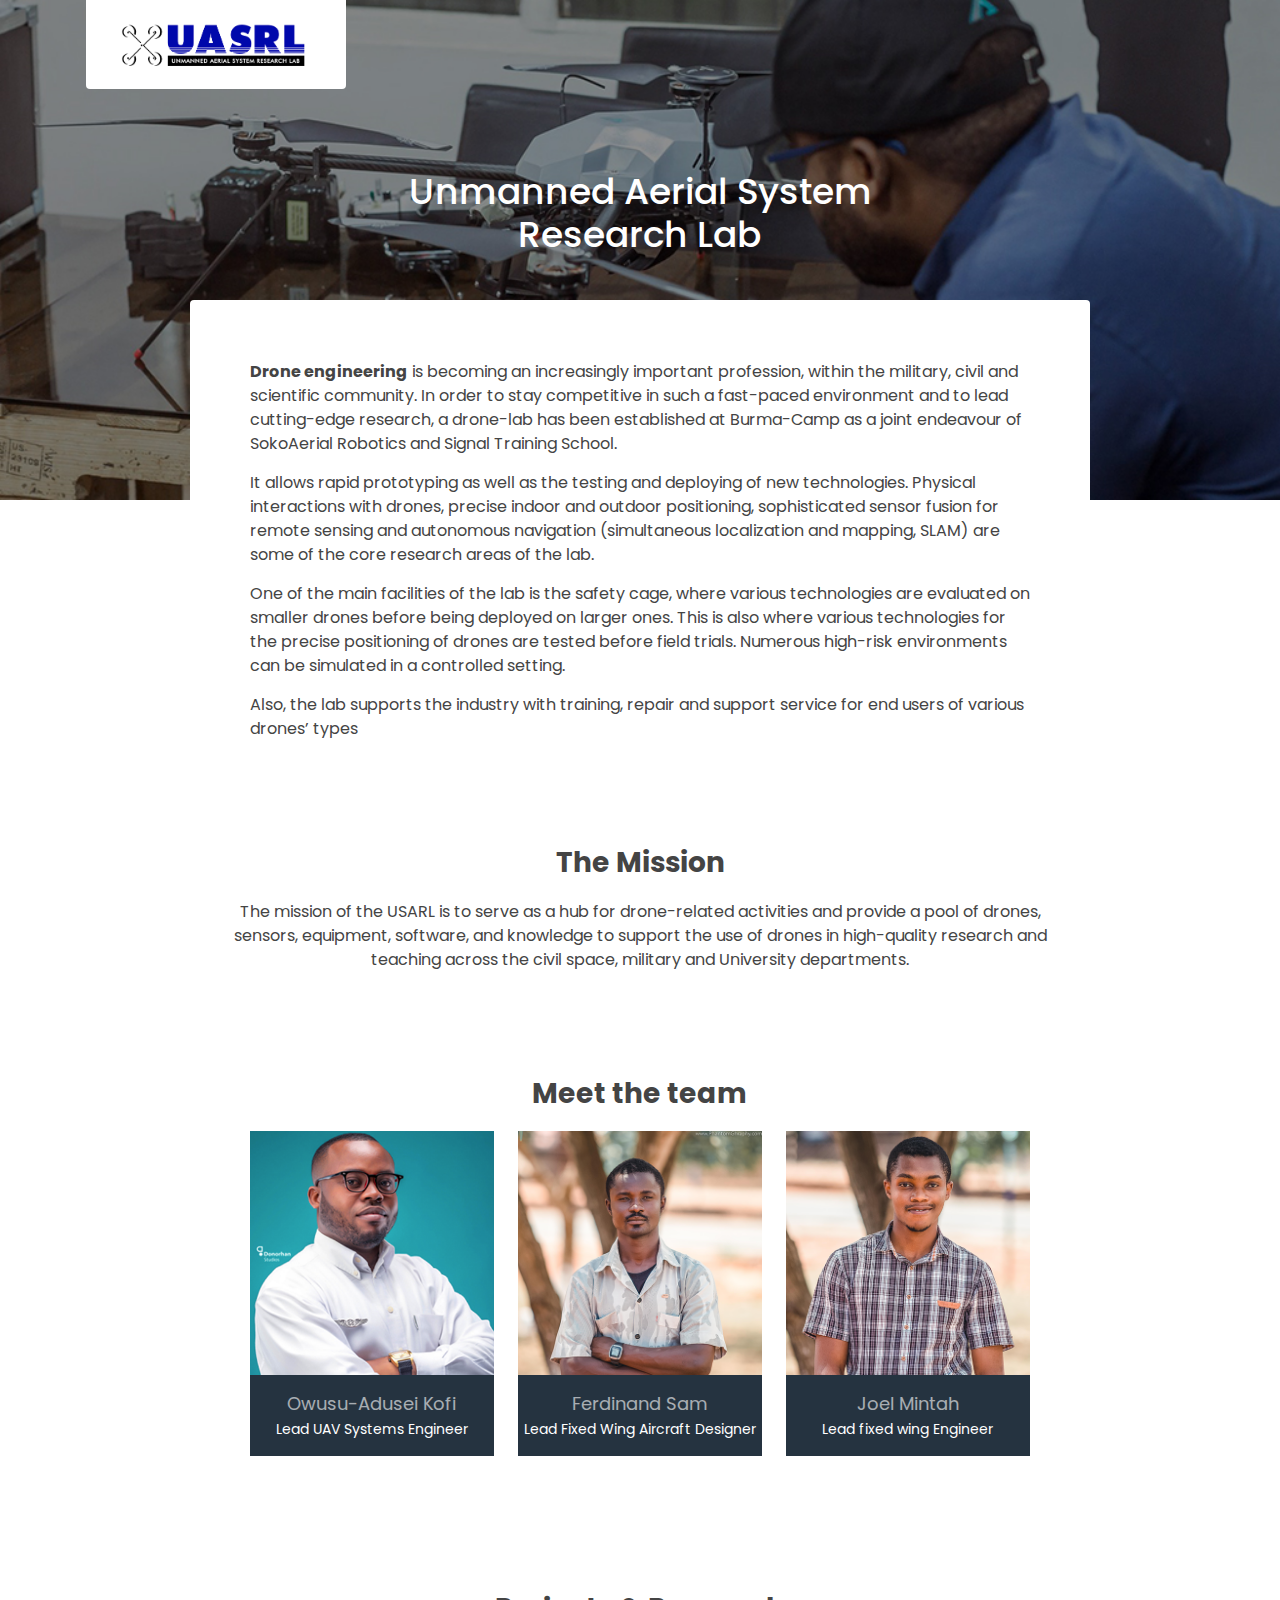
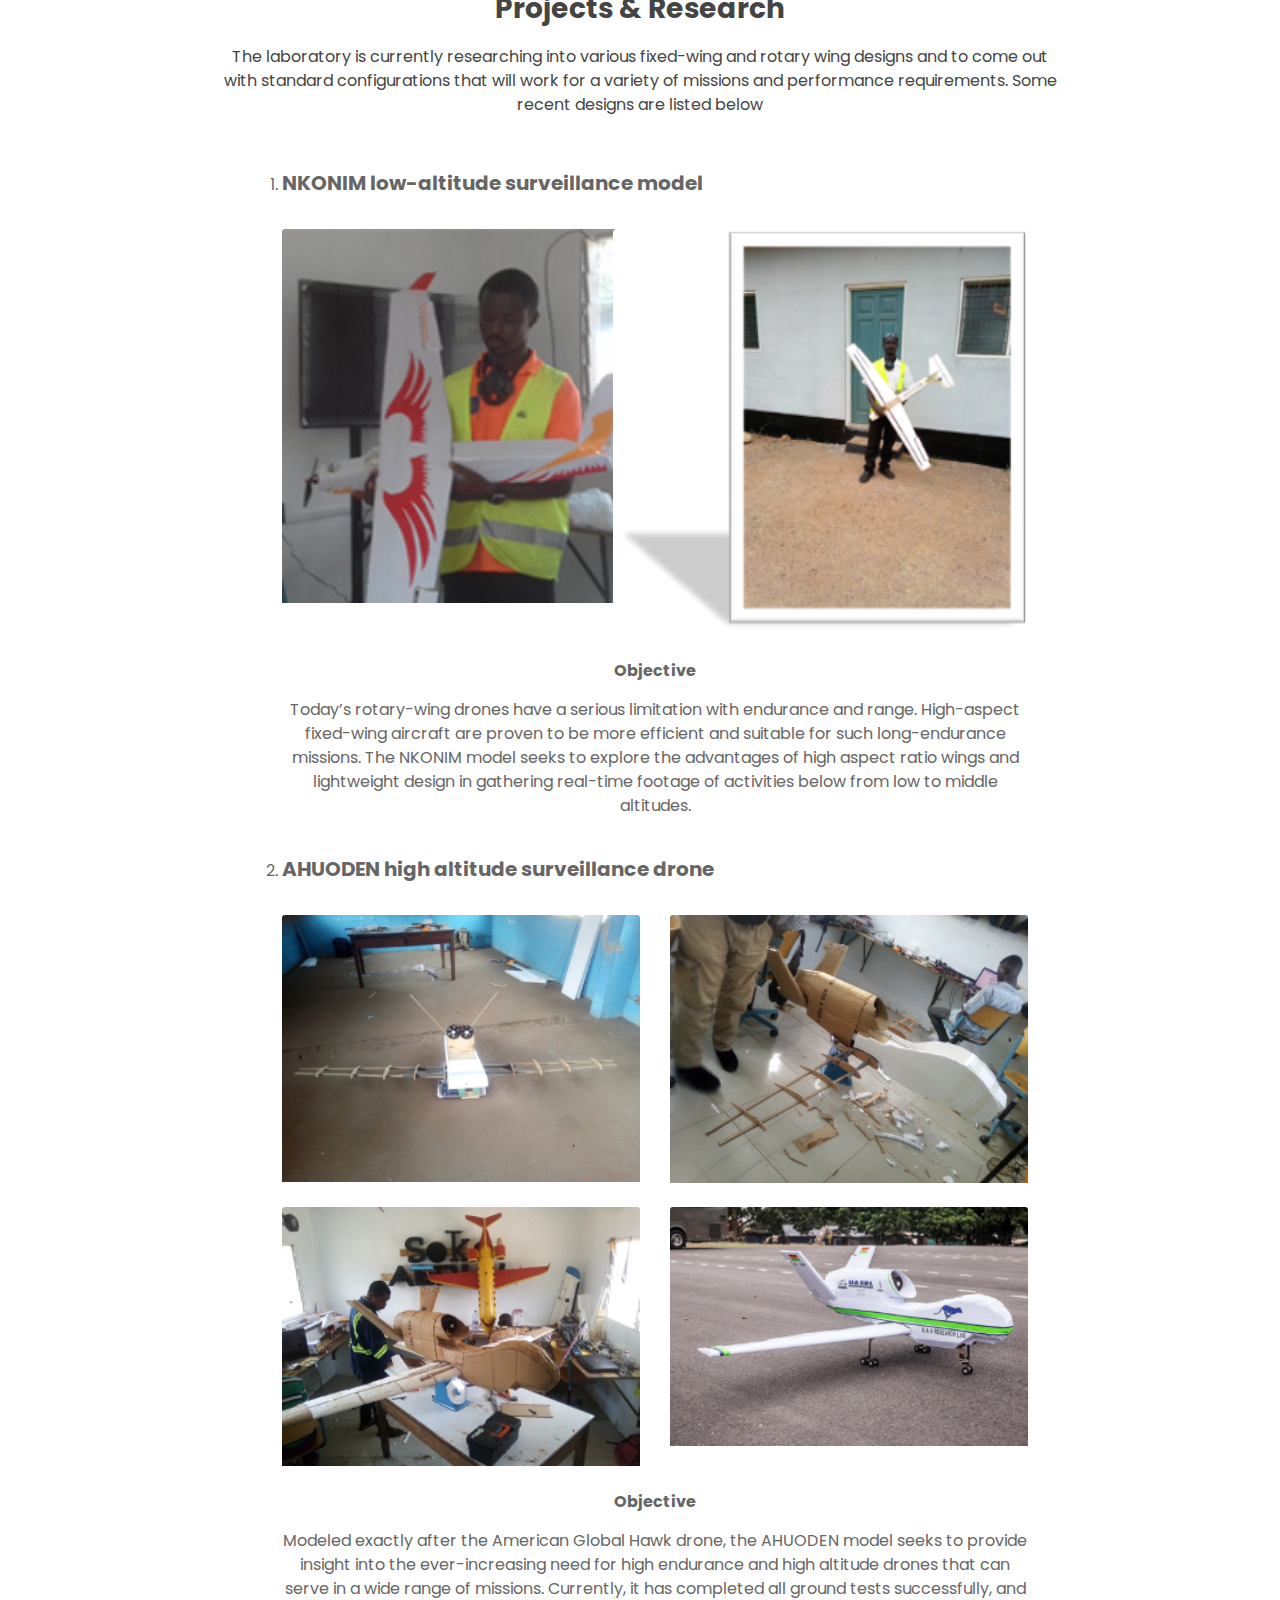
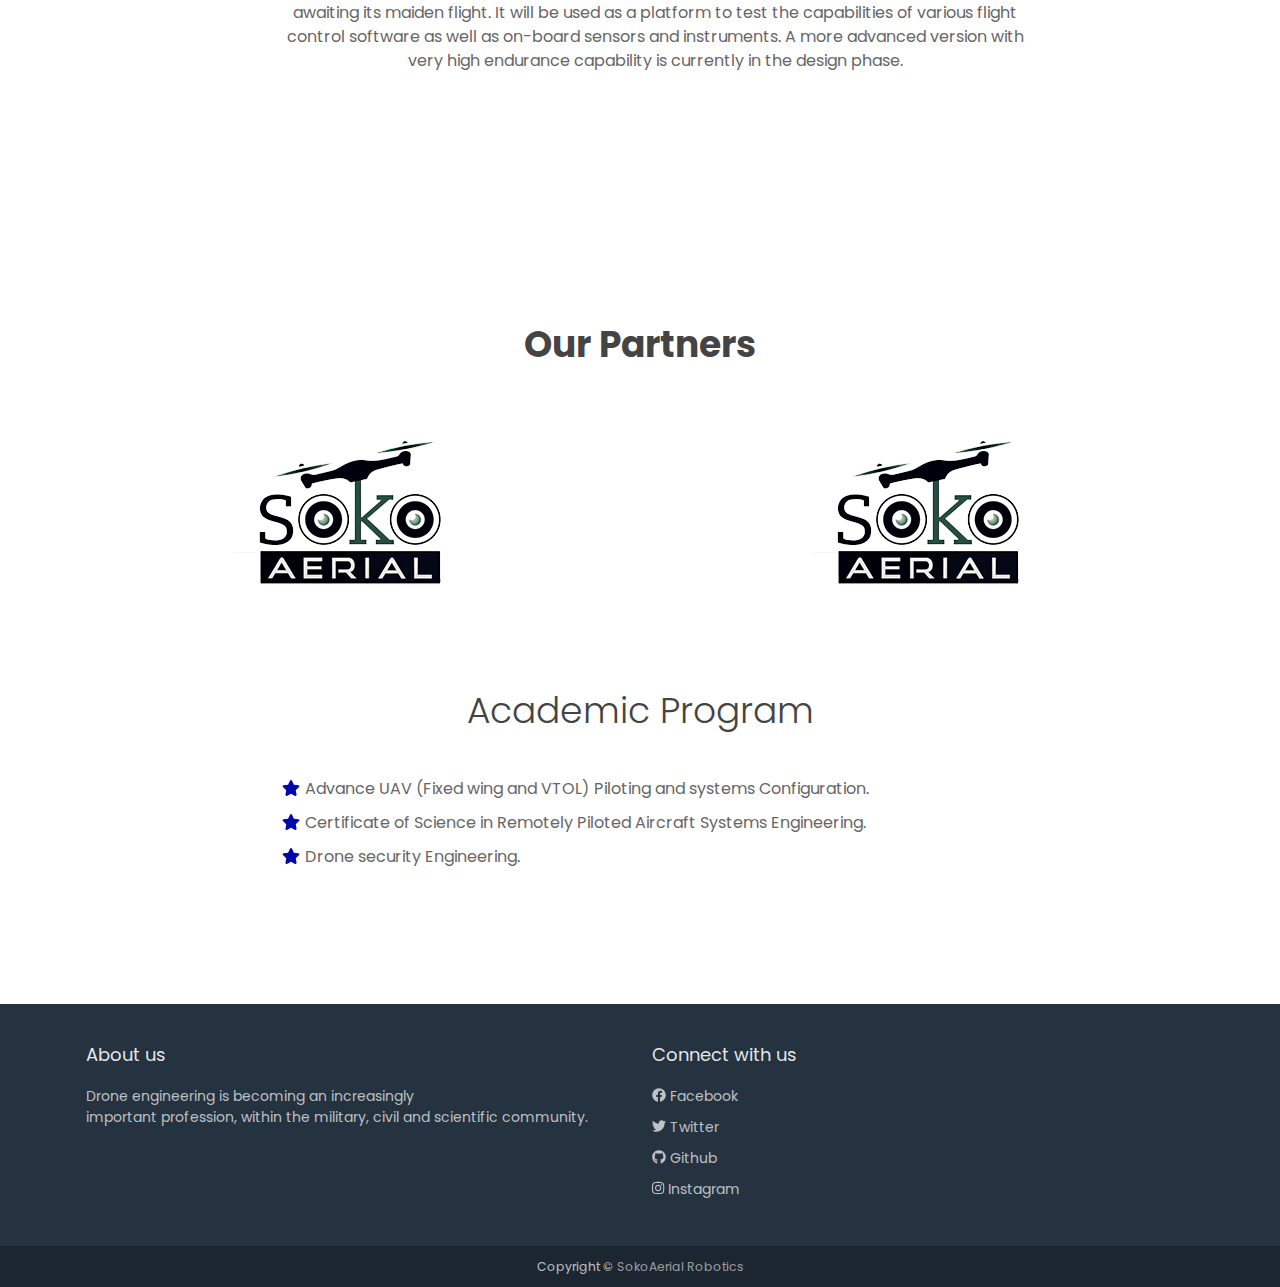
<file: index.html>
<!DOCTYPE html>
<html lang="en"> 

<head>
    <title>Unmanned Aerial System Research Lab</title>
    <!-- Meta -->
    <meta charset="utf-8">
    <meta http-equiv="X-UA-Compatible" content="IE=edge">
    <meta name="viewport" content="width=device-width, initial-scale=1.0">
    <meta name="description" content="">
    <meta name="author" content="Abdullah Anaman">    
    <link rel="shortcut icon" href="favicon.ico">  
    <link href='https://fonts.googleapis.com/css?family=Poppins:400,400italic,500,500italic,700,700italic,900,900italic,300italic,300' rel='stylesheet' type='text/css'> 
    <link href='https://fonts.googleapis.com/css?family=Roboto+Slab:400,700,300,100' rel='stylesheet' type='text/css'>
    <!-- FontAwesome JS -->
    <script defer src="assets/fontawesome/js/all.js"></script>
    <!-- Global CSS -->
    <link rel="stylesheet" href="assets/plugins/bootstrap/css/bootstrap.min.css">   
    <!-- Theme CSS -->
    <link id="theme-style" rel="stylesheet" href="assets/css/theme-1.css">

</head> 

<body class="about-page">    
    <!-- ******HEADER****** --> 
    <header id="header" class="header navbar-fixed-top">  
        <div class="container">       
            <h1 class="logo">
                <a href="index.html"><span class="logo-icon"></span><span class="text"></span><img width="200px" height="59px" src="assets/images/logo.png" ></span></a>
            </h1><!--//logo-->
            <nav class="main-nav navbar navbar-right navbar-inverse navbar-expand-md">
                <button class="navbar-toggler navbar-toggler-right" type="button" data-toggle="collapse" data-target="#navbar-collapse" aria-controls="navbar-collapse" aria-expanded="false" aria-label="Toggle navigation">
                    <span class="navbar-toggler-icon"></span>
                </button>
            </nav><!--//main-nav-->                     
        </div><!--//container-->
    </header><!--//header-->
    
    <div class="headline-bg about-headline-bg">
    </div><!--//headline-bg-->         
    
    <!-- ******Video Section****** --> 
    <section class="story-section section section-on-bg">
        <h2 class="title container text-center" style="font-weight: 500;">Unmanned Aerial System<br> Research Lab</h2><br>
        <div class="story-container container text-center"> 
            <div class="story-container-inner" >                    
                <div class="about">
                    <p><b>Drone engineering</b> is becoming an increasingly important profession, within the military, civil and scientific community. In order to stay competitive in such a fast-paced environment and to lead cutting-edge research, a drone-lab has been established at Burma-Camp as a joint endeavour of SokoAerial Robotics and Signal Training School. </p>
                    <p>It allows rapid prototyping as well as the testing and deploying of new technologies. Physical interactions with drones, precise indoor and outdoor positioning, sophisticated sensor fusion for remote sensing and autonomous navigation (simultaneous localization and mapping, SLAM) are some of the core research areas of the lab.</p>
                    <p>One of the main facilities of the lab is the safety cage, where various technologies are evaluated on smaller drones before being deployed on larger ones. This is also where various technologies for the precise positioning of drones are tested before field trials. Numerous high-risk environments can be simulated in a controlled setting.</p>
                    <p>Also, the lab supports the industry with training, repair and support service for end users of various drones’ types</p>
                </div><!--//about-->
                <div class="press-kit text-center">
                    <h3 class="title" style="font-weight: 500;"><b>The Mission</b></h3>
                    <p>The mission of the USARL is to serve as a hub for drone-related activities and provide a pool of drones, sensors, equipment, software, and knowledge to support the use of drones in high-quality research and teaching across the civil space, military and University departments.</p>
                </div><!--//press-kit-->
                <div class="team">
                    <h3 class="title" style="font-weight: 500;"><b>Meet the team</b></h3>
                    <div class="row">
                        <div class="member col-lg-4 col-md-6 col-12">
                            <div class="member-inner">
                                <figure class="profile">
                                    <img class="img-fluid" src="assets/images/team/kofi-owusu.png" alt=""/>
                                    <figcaption class="info">
                                        <span class="name">Owusu-Adusei Kofi </span>
                                        <br />
                                        <span class="job-title">Lead UAV Systems Engineer</span>
                                    </figcaption>
                                </figure><!--//profile-->
                                <div class="social">
                                    <ul class="social-list list-inline">
                                        <li class="list-inline-item"><a href="https://www.linkedin.com/in/owusu-adusei-kofi-5a653365/" target="_blank"><i class="fab fa-linkedin-in"></i></a></li>
                                        <li class="list-inline-item"><a href="https://twitter.com/owusuaduseikofi" target="_blank"><i class="fab fa-twitter"></i></a></li>
                                    </ul><!--//social-list-->
                                </div><!--//social-->
                            </div><!--//member-inner-->
                        </div><!--//member-->
                        <div class="member col-lg-4 col-md-6 col-12">
                            <div class="member-inner">
                                <figure class="profile">
                                    <img class="img-fluid" src="assets/images/team/ferdinand.png" alt=""/>
                                    <figcaption class="info"><span class="name">Ferdinand Sam</span><br /><span class="job-title">Lead Fixed Wing Aircraft Designer</span></figcaption>
                                </figure><!--//profile-->
                                <div class="social">
                                    <ul class="social-list list-inline">
                                        <li class="list-inline-item"><a href="#"><i class="fab fa-linkedin-in"></i></a></li>
                                        <li class="list-inline-item"><a href="#"><i class="fab fa-twitter"></i></a></li>
                                    </ul><!--//social-list-->
                                </div><!--//social-->
                            </div><!--//member-inner-->
                        </div><!--//member-->
                        <div class="member col-lg-4 col-md-6 col-12">
                            <div class="member-inner">
                                <figure class="profile">
                                    <img class="img-fluid" src="assets/images/team/joel.png" alt=""/>
                                    <figcaption class="info"><span class="name">Joel Mintah</span><br /><span class="job-title">Lead fixed wing Engineer</span></figcaption>
                                </figure><!--//profile-->
                                <div class="social">
                                    <ul class="social-list list-inline">
                                        <li class="list-inline-item"><a href="#"><i class="fab fa-linkedin-in"></i></a></li>
                                        <li class="list-inline-item"><a href="#"><i class="fab fa-twitter"></i></a></li>
                                    </ul><!--//social-list-->
                                </div><!--//social-->
                            </div><!--//member-inner-->
                        </div><!--//member-->
                    </div><!--//row-->
                </div><!--//team-->
                
            </div><!--//story-container--> 
        </div><!--//container-->
    </section><!--//story-video-->


    <!-- ******Projects & Research****** --> 
    <section style="padding-top: 0px;" class="story-section section section-on-bg features-tabbed section">
            <div class="story-container-inner" >
                <div class="press-kit text-center" style="padding-top: 0px; padding-bottom: 0px;">
                    <h3 class="title" style="font-weight: 500; text-align: center;"><b>Projects & Research</b></h3>
                    <p>The laboratory is currently researching into various fixed-wing and rotary wing designs and to come out with standard configurations that will work for a variety of missions and performance requirements. Some recent designs are listed below </p><br>
                        <div class="container">
                            <div class="row">
                                <div class="text-center m-auto tabs-container">
                                    <div class="tab-content">
                                            <div class="desc text-left">
                                                <ul style="list-style-type: decimal;">
                                                    <!--Nkonim Project-->
                                                    <li><h5><b>NKONIM low-altitude surveillance model</b></h5></li><br>
                                                        <div class="card-deck">
                                                            <div class="card" style="border: 0px;">
                                                            <img class="card-img-top" src="assets/images/projects/nkonim1.png" alt="">
                                                            </div>
                                                            <div class="card" style="border: 0px; margin-left: -100px;">
                                                            <img class="card-img-top" src="assets/images/projects/nkonim2.png" alt="">
                                                            </div>
                                                        </div><br>
                                                    <p style="text-align: center;"><b>Objective</b></p>
                                                    <p style="text-align: center;">Today’s rotary-wing drones have a serious limitation with endurance and range. High-aspect fixed-wing aircraft are proven to be more efficient and suitable for such long-endurance missions. The NKONIM model seeks to explore the advantages of high aspect ratio wings and lightweight design in gathering real-time footage of activities below from low to middle altitudes. </p><br>
                                                   <!--//Nkonim Project-->

                                                   <!--Ahuoden Project-->
                                                    <li><h5><b>AHUODEN high altitude surveillance drone</b></h5></li><br>
                                                    <div class="card-deck">
                                                        <div class="card" style="border: 0px;">
                                                          <img class="card-img-top" src="assets/images/projects/Ahouden.png" alt="">
                                                        </div>
                                                        <div class="card" style="border: 0px;">
                                                          <img class="card-img-top" src="assets/images/projects/Ahouden1.png" alt="">
                                                        </div>
                                                      </div><br>
                                                      <div class="card-deck">
                                                        <div class="card" style="border: 0px;">
                                                          <img class="card-img-top" src="assets/images/projects/Ahouden2.png" alt="">
                                                        </div>
                                                        <div class="card" style="border: 0px;">
                                                          <img class="card-img-top" src="assets/images/projects/Ahouden3.png" alt="">
                                                        </div>
                                                      </div><br>
                                                    <p style="text-align: center;"><b>Objective</b></p>
                                                    <p style="text-align: center;">Modeled exactly after the American Global Hawk drone, the AHUODEN model seeks to provide insight into the ever-increasing need for high endurance and high altitude drones that can serve in a wide range of missions. Currently, it has completed all ground tests successfully, and awaiting its maiden flight. It will be used as a platform to test the capabilities of various flight control software as well as on-board sensors and instruments. A more advanced version with very high endurance capability is currently in the design phase.</p>
                                                </ul>
                                            </div><!--//desc-->
                                        </div><!--//tab-pane-->
                                    </div><!--//tab-content-->
                                </div><!--//col-md-x-->
                            </div><!--//row-->
                        </div><!--//container-->
                </div><!--//press-kit-->
            </div><!--//story-container--> 
        </div><!--//container-->
    </section>

    <!--Partners-->
    <section class="section press">
        <div class="container text-center">
            <h2 class="title" style="font-weight: 500;"><b>Our Partners</b></h2>
            <div class="press-list row gx-5 mb-2">
                <div class="col-6 col-lg-6"><img class="img-fluid" src="assets/images/partners/sokoaerial.png" alt="" /></div>
                <div class="col-6 col-lg-6"><a href="http://sokoaerial.com/" target="_blank"><img class="img-fluid" src="assets/images/partners/sokoaerial.png" alt="" /></a></div>                   
            </div><!--//press-list-->
     </div><!--//container-->
    </section><!--//partners-->

    <!--Academic Program-->
    <section class="features-tabbed section">
        <div class="container">
            <h2 class="title text-center">Academic Program</h2>
            <div class="row">
                <div class="text-center m-auto tabs-container">
                    <div class="tab-content">
                            <div class="desc text-left">
                                <ul class="list-unstyled">
                                    <li><i class="fas fa-star"></i>Advance UAV (Fixed wing and VTOL) Piloting and systems Configuration.</li>
                                    <li><i class="fas fa-star"></i>Certificate of Science in Remotely Piloted Aircraft Systems Engineering.</li>
                                    <li><i class="fas fa-star"></i>Drone security Engineering.</li>
                                    </ul>
                            </div><!--//desc-->
                        </div><!--//tab-pane-->
                    </div><!--//tab-content-->
                </div><!--//col-md-x-->
            </div><!--//row-->
        </div><!--//container-->
    </section><!--//Academic Program-->


    <!-- ******FOOTER****** --> 
    <footer class="footer">
        <div class="footer-content">
            <div class="container">
                <div class="row">                    
                    <div class="footer-col links col-lg-6 col-md-4 col-12">
                        <div class="footer-col-inner">
                            <h3 class="title">About us</h3>
                            <p>Drone engineering is becoming an increasingly<br> important profession, within the military, civil and scientific community. </p>
                        </div><!--//footer-col-inner-->
                    </div><!--//foooter-col-->
                    <div class="footer-col links col-lg-6 col-md-4 col-12">
                        <div class="footer-col-inner">
                            <h3 class="title">Connect with us</h3>
                            <ul class="list-unstyled">
                                <li><a class="text-link" href="#" target="_blank"><i class="fab fa-facebook mr-1"></i>Facebook</a></li>
                                <li><a class="text-link" href="https://twitter.com/lab_uav" target="_blank"><i class="fab fa-twitter mr-1"></i>Twitter</a></li>
                                <li><a class="text-link" href="#" target="_blank"><i class="fab fa-github mr-1"></i>Github</a></li>
                                <li><a class="text-link" href="#" target="_blank"><i class="fab fa-instagram mr-1"></i>Instagram</a></li>                              
                            </ul>
                        </div><!--//footer-col-inner-->
                    </div><!--//foooter-col-->
                    <div class="clearfix"></div> 
                </div><!--//row-->
              
            </div><!--//container-->
        </div><!--//footer-content-->
        <div class="bottom-bar">
            <div class="container">
                <small class="copyright">Copyright &copy; <a href="http://sokoaerial.com/" target="_blank">SokoAerial Robotics</a></small>                
            </div><!--//container-->
        </div><!--//bottom-bar-->
    </footer><!--//footer-->
    
    <!-- Javascript -->          
    <script src="assets/plugins/popper.min.js"></script> 
    <script src="assets/plugins/bootstrap/js/bootstrap.min.js"></script> 
    <script src="assets/plugins/vanilla-back-to-top.min.js"></script>   
    <script src="assets/js/main.js"></script>
    <script src="assets/js/main2.js"></script>
    
    
    
</body>

</html>
</file>
